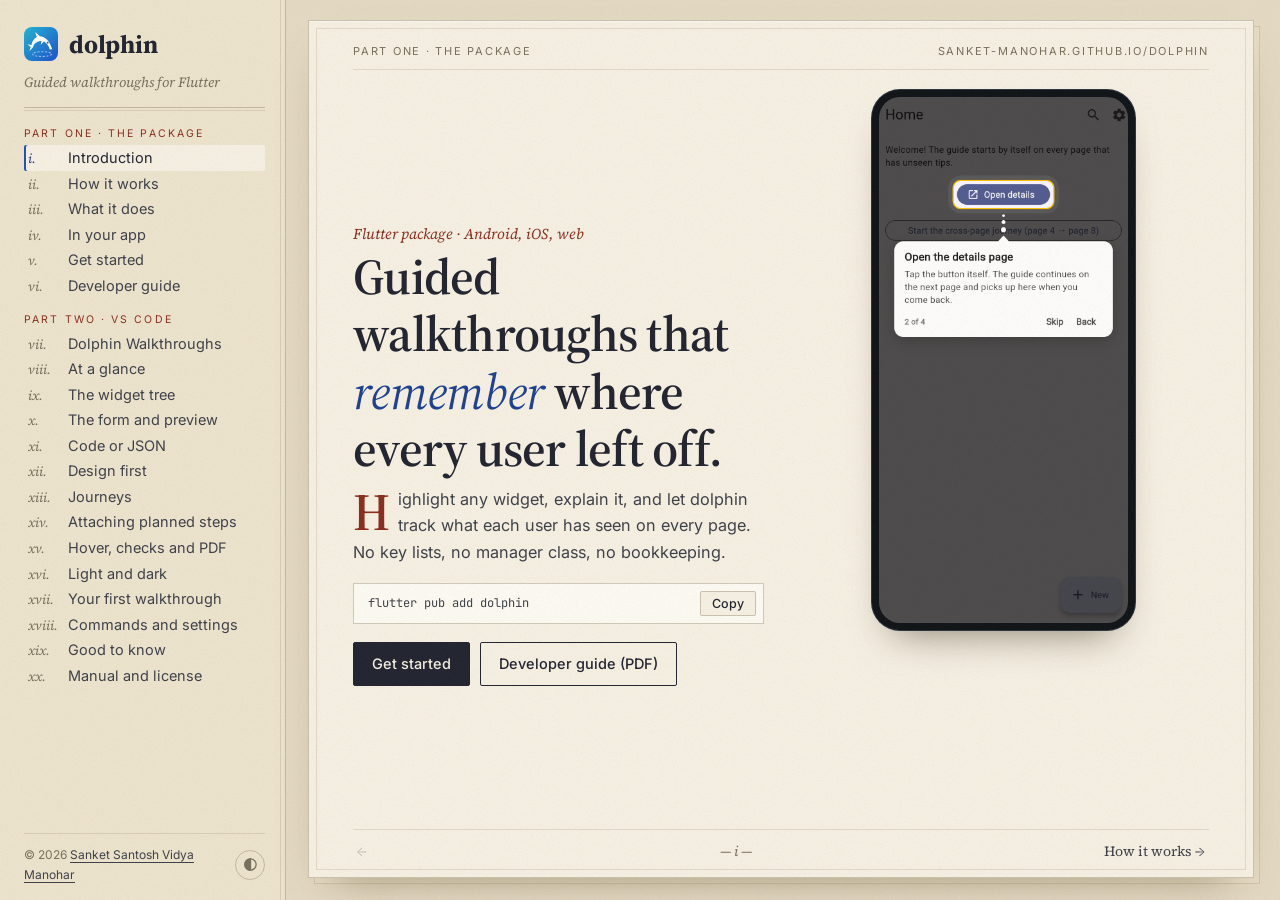
<file: docs/index.html>
<!doctype html>
<html lang="en">
<head>
<meta charset="utf-8">
<meta name="viewport" content="width=device-width, initial-scale=1">
<title>dolphin · Guided walkthroughs for Flutter</title>
<meta name="description" content="dolphin is a Flutter package for guided walkthroughs and showcase tooltips that remember what each user has seen, resume across pages and sync progress. Dolphin Walkthroughs brings it to VS Code.">
<meta name="author" content="Sanket Santosh Vidya Manohar">
<link rel="canonical" href="https://sanket-manohar.github.io/dolphin/">
<meta property="og:title" content="dolphin · Guided walkthroughs for Flutter">
<meta property="og:description" content="Walkthroughs that remember where every user left off. Free to use, for Android, iOS and web, with a VS Code extension.">
<meta property="og:image" content="https://sanket-manohar.github.io/dolphin/assets/vscode/banner.jpg">
<meta name="twitter:card" content="summary_large_image">
<link rel="icon" href="assets/logo.svg" type="image/svg+xml">
<link rel="preconnect" href="https://fonts.googleapis.com">
<link rel="preconnect" href="https://fonts.gstatic.com" crossorigin>
<link href="https://fonts.googleapis.com/css2?family=Source+Serif+4:ital,opsz,wght@0,8..60,400;0,8..60,600;0,8..60,700;1,8..60,400&family=Inter:wght@400;500;600&family=JetBrains+Mono:wght@400&display=swap" rel="stylesheet">
<link rel="stylesheet" href="assets/site.css">
<script>document.documentElement.classList.add('js');try{var t=localStorage.getItem('dolphin-theme');if(t==='light'||t==='dark')document.documentElement.setAttribute('data-theme',t);}catch(e){}</script>
</head>
<body>
<div class="book">

<div class="menu">
  <a class="mark" href="#intro"><img src="assets/logo.svg" alt="" width="28" height="28"><b>dolphin</b></a>
  <button type="button" id="open-toc" aria-controls="side" aria-expanded="false">Contents</button>
</div>

<aside class="side" id="side">
  <a class="mark" href="#intro"><img src="assets/logo.svg" alt="" width="34" height="34"><b>dolphin</b></a>
  <p class="motto">Guided walkthroughs for Flutter</p>
  <hr><hr>
  <nav class="toc" aria-label="Contents">
    <p class="part">Part one · The package</p>
    <a href="#intro"><i>i.</i>Introduction</a>
    <a href="#how"><i>ii.</i>How it works</a>
    <a href="#features"><i>iii.</i>What it does</a>
    <a href="#gallery"><i>iv.</i>In your app</a>
    <a href="#start"><i>v.</i>Get started</a>
    <a href="#guide"><i>vi.</i>Developer guide</a>
    <p class="part">Part two · VS Code</p>
    <a href="#extension"><i>vii.</i>Dolphin Walkthroughs</a>
    <a href="#glance"><i>viii.</i>At a glance</a>
    <a href="#tree"><i>ix.</i>The widget tree</a>
    <a href="#form"><i>x.</i>The form and preview</a>
    <a href="#json"><i>xi.</i>Code or JSON</a>
    <a href="#design"><i>xii.</i>Design first</a>
    <a href="#journeys"><i>xiii.</i>Journeys</a>
    <a href="#attach"><i>xiv.</i>Attaching planned steps</a>
    <a href="#helpers"><i>xv.</i>Hover, checks and PDF</a>
    <a href="#themes"><i>xvi.</i>Light and dark</a>
    <a href="#first"><i>xvii.</i>Your first walkthrough</a>
    <a href="#reference"><i>xviii.</i>Commands and settings</a>
    <a href="#faq"><i>xix.</i>Good to know</a>
    <a href="#manual"><i>xx.</i>Manual and license</a>
  </nav>
  <div class="colophon">
    <span>© 2026 <a href="https://sanketmanohar.com">Sanket Santosh Vidya Manohar</a></span>
    <button class="theme-toggle" type="button" aria-label="Switch between light and dark"><svg viewBox="0 0 16 16" fill="none" stroke="currentColor" stroke-width="1.4"><circle cx="8" cy="8" r="6"/><path d="M8 2a6 6 0 0 0 0 12z" fill="currentColor"/></svg></button>
  </div>
</aside>

<main class="desk">
<article class="sheet">
  <div class="running"><span id="run-part">dolphin</span><span>sanket-manohar.github.io/dolphin</span></div>
  <div class="pages">

  <!-- Part one -->
  <section class="ch" id="intro" data-part="Part one · The package">
    <div class="body split even">
      <div class="text">
        <span class="num">Flutter package · Android, iOS, web</span>
        <h1>Guided walkthroughs that <em>remember</em> where every user left off.</h1>
        <p class="lead dropcap">Highlight any widget, explain it, and let dolphin track what each user has seen on every page. No key lists, no manager class, no bookkeeping.</p>
        <div class="install"><code id="cmd-pub">flutter pub add dolphin</code><button type="button" data-copy="cmd-pub">Copy</button></div>
        <div class="actions">
          <a class="btn primary" href="#start">Get started</a>
          <a class="btn" href="dolphin-guide.pdf">Developer guide (PDF)</a>
        </div>
      </div>
      <div class="phones"><figure class="phone"><img src="assets/light.png" alt="A dolphin walkthrough step highlighting a button" width="400" height="820"></figure></div>
    </div>
  </section>

  <section class="ch" id="how" data-part="Part one · The package">
    <header><span class="num">Chapter ii</span><h2>Three widgets, each with a single job.</h2><p class="lead">Add a walkthrough to an existing app without restructuring it.</p></header>
    <div class="body">
      <div>
        <div class="trio">
          <div><code>Dolphin</code><h3>Once, for the app</h3><p>Wraps your app above MaterialApp. Stores progress and draws the overlay on every page.</p></div>
          <div><code>DolphinScope</code><h3>One per page</h3><p>The unit of progress. Starts by itself, pauses when covered and resumes at the same step.</p></div>
          <div><code>DolphinTarget</code><h3>One per widget</h3><p>Wraps what you want to explain. Only needs an id; the text can live in one central JSON.</p></div>
        </div>
<pre class="tree">Dolphin(controller)                    once, above MaterialApp
 └─ MaterialApp
     └─ DolphinScope(id: 'home')        one per page or section
         └─ Scaffold
             ├─ DolphinTarget(id: 'search')    one per widget to highlight
             └─ DolphinTarget(id: 'profile')</pre>
      </div>
    </div>
  </section>

  <section class="ch" id="features" data-part="Part one · The package">
    <header><span class="num">Chapter iii</span><h2>Everything an onboarding flow needs, built in.</h2><p class="lead">Production features from the first release, with nothing to wire up by hand.</p></header>
    <div class="body grid6">
      <div><i>i.</i><h3>Starts on its own</h3><p>Each page with unseen tips begins its walkthrough automatically.</p></div>
      <div><i>ii.</i><h3>Remembers progress</h3><p>Seen and skipped steps are saved on the device, per page.</p></div>
      <div><i>iii.</i><h3>Journeys across pages</h3><p>Guide users through several pages in a fixed order, and resume later.</p></div>
      <div><i>iv.</i><h3>Central JSON</h3><p>Change tip text and styling from your server without an app update.</p></div>
      <div><i>v.</i><h3>Sync with your backend</h3><p>Export and import progress as plain JSON, so new devices skip what users have seen.</p></div>
      <div><i>vi.</i><h3>Looks right everywhere</h3><p>Six tooltip styles, many highlight shapes, light and dark mode.</p></div>
    </div>
  </section>

  <section class="ch" id="gallery" data-part="Part one · The package">
    <header><span class="num">Chapter iv</span><h2>Screens from the example app.</h2><p class="lead">The example app included with the package, in light and dark.</p></header>
    <div class="body">
      <div class="phones four">
        <figure class="phone"><img src="assets/light.png" alt="Card tooltip in light mode" width="400" height="820"><figcaption>Card style</figcaption></figure>
        <figure class="phone"><img src="assets/dark.png" alt="Card tooltip in dark mode" width="400" height="820"><figcaption>Dark mode</figcaption></figure>
        <figure class="phone"><img src="assets/bubble.png" alt="Bubble tooltip with dots pointer" width="400" height="820"><figcaption>Bubble style</figcaption></figure>
        <figure class="phone"><img src="assets/progress.png" alt="Settings page with progress" width="400" height="820"><figcaption>Progress and reset</figcaption></figure>
      </div>
    </div>
  </section>

  <section class="ch" id="start" data-part="Part one · The package">
    <header><span class="num">Chapter v</span><h2>Wrap your app once, then mark what to explain.</h2><p class="lead">Add the package, put one <code>Dolphin</code> above your app, then mark a page and the widgets on it.</p></header>
    <div class="body">
<pre><code>import 'package:dolphin/dolphin.dart';

final guide = DolphinController();

void main() => runApp(
      Dolphin(controller: guide, child: const MaterialApp(home: HomePage())),
    );

// On any page:
DolphinScope(
  id: 'home',
  child: Scaffold(
    appBar: AppBar(actions: [
      DolphinTarget(
        id: 'search',
        title: 'Search',
        description: 'Find anything from here.',
        child: IconButton(icon: const Icon(Icons.search), onPressed: () {}),
      ),
    ]),
  ),
);</code></pre>
    </div>
  </section>

  <section class="ch" id="guide" data-part="Part one · The package">
    <header><span class="num">Chapter vi</span><h2>The developer guide, and a new companion.</h2></header>
    <div class="body split even">
      <div class="endplate">
        <div class="orn">❦</div>
        <h3>Setup and Developer Guide</h3>
        <p>Installation, quick start, customising, journeys, sync and troubleshooting, in 11 pages.</p>
        <div class="actions"><a class="btn primary" href="dolphin-guide.pdf">Download PDF</a></div>
      </div>
      <div class="text">
        <span class="num">New · VS Code extension</span>
        <h3 style="font-size:24px">Build walkthroughs without writing them.</h3>
        <p>See the widget tree of any page, double-click a widget and fill in a form. Dolphin Walkthroughs writes the code, keeps the JSON in sync, and lets you design the whole tour in a graph before the screens exist.</p>
        <div class="actions"><a class="btn" href="#extension">Read part two</a><a class="btn" href="https://marketplace.visualstudio.com/items?itemName=sanket-manohar.dolphin-walkthroughs">Marketplace</a></div>
      </div>
    </div>
  </section>

  <!-- Part two -->
  <section class="ch" id="extension" data-part="Part two · VS Code extension">
    <div class="body split">
      <div class="text">
        <span class="num">VS Code extension · Windows, macOS, Linux</span>
        <h1>Double-click a widget. <em>It becomes a walkthrough step.</em></h1>
        <p class="lead dropcap">Dolphin Walkthroughs shows the widget tree of the page you are editing. Pick a widget, fill in a form with every dolphin option, watch the preview, and the extension writes the code.</p>
        <div class="install"><code id="cmd-ext">ext install sanket-manohar.dolphin-walkthroughs</code><button type="button" data-copy="cmd-ext">Copy</button></div>
        <div class="actions">
          <a class="btn primary" href="https://marketplace.visualstudio.com/items?itemName=sanket-manohar.dolphin-walkthroughs">Install from Marketplace</a>
          <a class="btn" href="dolphin-vscode-manual.pdf">User manual (PDF)</a>
        </div>
      </div>
      <figure class="fig"><div class="plate"><img src="assets/vscode/graph.jpg" alt="The walkthrough graph with three pages and a journey" width="1400" height="807"></div></figure>
    </div>
  </section>

  <section class="ch" id="glance" data-part="Part two · VS Code extension">
    <header><span class="num">Chapter viii</span><h2>Everything dolphin can do, one double-click away.</h2><p class="lead">No parameter names to look up, no JSON to keep in step by hand, and a map of every walkthrough in the project.</p></header>
    <div class="body grid6">
      <div><i>i.</i><h3>Widget tree</h3><p>The widgets of the open file, nested as in the code, without helper objects or callbacks. It follows your cursor.</p></div>
      <div><i>ii.</i><h3>Every option in a form</h3><p>Content, rules, pointer, barrier, highlight, tooltip, text, counter, buttons, animation, behaviour and dark mode.</p></div>
      <div><i>iii.</i><h3>Live preview</h3><p>A sketch of the step in light and dark, and a Code tab that shows exactly what will be written.</p></div>
      <div><i>iv.</i><h3>Code or JSON</h3><p>Keep content on the widget or in a JSON config the extension creates, registers and loads at startup.</p></div>
      <div><i>v.</i><h3>Graph and design first</h3><p>Plan pages, steps and journeys before the screens exist, then attach them to widgets later.</p></div>
      <div><i>vi.</i><h3>Map, PDF and checks</h3><p>Every scope and step in one list, a PDF to share with your team, and problems shown while you type.</p></div>
    </div>
  </section>

  <section class="ch" id="tree" data-part="Part two · VS Code extension">
    <header><span class="num">Chapter ix</span><h2>See the page as a tree.</h2></header>
    <div class="body split wide">
      <div class="text">
        <p>Click the dolphin icon in the activity bar. The Widget Tree lists the widgets of the file you have open, page by page, with hints from their text, tooltip or icon.</p>
        <ul class="tidy">
          <li><b>Click</b> a row to jump to the code.</li>
          <li><b>Double-click</b> to wrap it, or to configure it when it is already a dolphin widget.</li>
          <li>Or press <kbd>Ctrl</kbd> <kbd>Alt</kbd> <kbd>T</kbd> on any widget in the editor.</li>
        </ul>
        <p class="caption">The screens in part two are from a small shop app with three pages: home, cart and profile.</p>
      </div>
      <figure class="fig"><div class="plate"><img src="assets/vscode/widget-tree.jpg" alt="The widget tree beside the code" width="1400" height="807"></div></figure>
    </div>
  </section>

  <section class="ch" id="form" data-part="Part two · VS Code extension">
    <header><span class="num">Chapter x</span><h2>Fill in a form, not a constructor.</h2></header>
    <div class="body split wide">
      <div class="text">
        <p>Choose <b>DolphinTarget</b> for a step, <b>DolphinScope</b> for a page, or <b>Dolphin</b> on <code>MaterialApp</code> for the app root. The id is suggested for you.</p>
        <ul class="tidy">
          <li>Every field shows its default. Empty means “use the default”.</li>
          <li>The preview updates as you type, in light and dark.</li>
          <li>Editing an existing widget keeps anything the form does not know, exactly as you wrote it.</li>
        </ul>
      </div>
      <figure class="fig two">
        <div class="plate"><img src="assets/vscode/form.jpg" alt="The configure form for a new step" width="1090" height="1660"></div>
        <div class="plate"><img src="assets/vscode/preview.jpg" alt="The live preview of a step" width="1090" height="1660"></div>
      </figure>
    </div>
  </section>

  <section class="ch" id="json" data-part="Part two · VS Code extension">
    <header><span class="num">Chapter xi</span><h2>In code or in JSON.</h2></header>
    <div class="body split wide">
      <div class="text">
        <p>Choose per step where its content lives. In JSON mode the widget keeps only its id, and the title, description and look go into your walkthrough config.</p>
        <ul class="tidy">
          <li>The config is created at <code>assets/walkthrough.json</code> and registered in <code>pubspec.yaml</code>.</li>
          <li>One click makes <code>main()</code> load it at startup.</li>
          <li>Existing configs are read and updated in place, with your comments kept.</li>
        </ul>
      </div>
      <figure class="fig two">
        <div class="plate"><img src="assets/vscode/json-mode.jpg" alt="The form with In JSON config selected" width="1090" height="1660"></div>
        <div class="plate"><img src="assets/vscode/json-code.jpg" alt="The code tab showing Dart and JSON" width="1090" height="1660"></div>
      </figure>
    </div>
  </section>

  <section class="ch" id="design" data-part="Part two · VS Code extension">
    <header><span class="num">Chapter xii</span><h2>Design first, attach later.</h2></header>
    <div class="body split wide">
      <div class="text">
        <p>The walkthrough graph shows each page as a lane and its steps as cards. Add pages, steps and journeys before the screens are built. They are saved to the JSON config as <i>planned</i>.</p>
        <ul class="tidy">
          <li><b>Drag</b> cards to change the order.</li>
          <li><b>Double-click</b> a card to open its widget.</li>
          <li>When the page exists, double-click a widget and choose <b>Planned step</b>.</li>
        </ul>
      </div>
      <figure class="fig"><div class="plate"><img src="assets/vscode/design.jpg" alt="Designing a new step in the graph" width="1400" height="807"></div></figure>
    </div>
  </section>

  <section class="ch" id="journeys" data-part="Part two · VS Code extension">
    <header><span class="num">Chapter xiii</span><h2>Journeys across pages.</h2></header>
    <div class="body split wide">
      <div class="text">
        <p>Link pages in order, choose the steps of each page and the route that opens it. Click a journey in the graph to see its path; the steps it skips are faded.</p>
        <p>Start it in your app with <code>Dolphin.of(context).startJourney('onboarding')</code>.</p>
      </div>
      <figure class="fig"><div class="plate"><img src="assets/vscode/journey.jpg" alt="The journey editor in the graph" width="1400" height="807"></div></figure>
    </div>
  </section>

  <section class="ch" id="attach" data-part="Part two · VS Code extension">
    <header><span class="num">Chapter xiv</span><h2>Attach planned steps to widgets.</h2></header>
    <div class="body split wide">
      <div class="text">
        <p>Planned steps from every page are offered when you double-click a widget, steps of the current page first. The widget is wrapped with that id and the content stays in JSON.</p>
      </div>
      <figure class="fig"><div class="plate"><img src="assets/vscode/attach.jpg" alt="The list of planned steps to attach" width="1400" height="630"></div></figure>
    </div>
  </section>

  <section class="ch" id="helpers" data-part="Part two · VS Code extension">
    <header><span class="num">Chapter xv</span><h2>Hover, checks and a PDF for the team.</h2></header>
    <div class="body split wide">
      <div class="text">
        <p>Hover a step id to see its content and position. Duplicate ids, steps with no content, unknown styles and a missing app root are marked as you type.</p>
        <p>Export the whole map as a PDF to share with design or QA. Planned steps are listed too, so it doubles as a to-do list.</p>
      </div>
      <figure class="fig"><div class="plate"><img src="assets/vscode/hover.jpg" alt="Hover information on a step id" width="1400" height="579"></div></figure>
    </div>
  </section>

  <section class="ch" id="themes" data-part="Part two · VS Code extension">
    <header><span class="num">Chapter xvi</span><h2>At home in any theme.</h2></header>
    <div class="body split wide">
      <div class="text">
        <p>Every view and panel follows your VS Code colour theme, light, dark or high contrast, on Windows, macOS and Linux.</p>
        <p class="caption">The configure panel beside the code, in the light theme, and the graph in a dark one.</p>
      </div>
      <figure class="fig two col">
        <div class="plate"><img src="assets/vscode/after-wrap.jpg" alt="The widget tree, the code and the configure panel" width="1400" height="807"></div>
        <div class="plate"><img src="assets/vscode/dark-graph.jpg" alt="The walkthrough graph in a dark theme" width="1400" height="807"></div>
      </figure>
    </div>
  </section>

  <section class="ch" id="first" data-part="Part two · VS Code extension">
    <header><span class="num">Chapter xvii</span><h2>Your first walkthrough in seven steps.</h2><p class="lead">Each step is described with screenshots in the user manual.</p></header>
    <div class="body steps">
      <div><b>Install the extension</b> from the Marketplace, or with <b>Install from VSIX…</b> in the Extensions view.</div>
      <div><b>Open your Flutter project.</b> Run <b>Dolphin: Add dolphin to pubspec.yaml</b> if the package is not added yet.</div>
      <div><b>Open the Dolphin view</b> from the activity bar. The Widget Tree shows the open file.</div>
      <div><b>Wrap the app.</b> Double-click <code>MaterialApp</code>, choose <b>Dolphin (app root)</b> and click <b>Wrap app</b>.</div>
      <div><b>Mark a page.</b> Double-click its <code>Scaffold</code> and choose <b>DolphinScope</b>.</div>
      <div><b>Add a step.</b> Double-click a widget, choose <b>DolphinTarget</b>, write a title and description, and click <b>Wrap widget</b>.</div>
      <div><b>Run the app.</b> The walkthrough starts when the page opens and remembers what each user has seen.</div>
    </div>
  </section>

  <section class="ch" id="reference" data-part="Part two · VS Code extension">
    <header><span class="num">Chapter xviii</span><h2>Commands and settings.</h2><p class="lead">Every command is in the Command Palette under <b>Dolphin:</b>, in the editor's right-click menu and in the light bulb menu on any widget.</p></header>
    <div class="body tables">
      <table>
        <tr><th>Command</th><th>What it does</th></tr>
        <tr><td>Wrap with DolphinTarget…</td><td>Make the widget a step. <kbd>Ctrl</kbd> <kbd>Alt</kbd> <kbd>T</kbd></td></tr>
        <tr><td>Wrap with DolphinScope…</td><td>Make it a page or section.</td></tr>
        <tr><td>Wrap with Dolphin (app root)…</td><td>Wrap the app and set up the controller.</td></tr>
        <tr><td>Configure…</td><td>Open the form for the widget under the cursor.</td></tr>
        <tr><td>Remove wrapper (keep child)</td><td>Take a dolphin widget away.</td></tr>
        <tr><td>Open JSON config</td><td>Open or create the config.</td></tr>
        <tr><td>Load JSON config at app startup</td><td>Change <code>main()</code> to load it.</td></tr>
        <tr><td>Add journey…</td><td>Add a cross-page journey.</td></tr>
        <tr><td>Open walkthrough graph</td><td>Lanes, steps, journeys and design.</td></tr>
        <tr><td>Export walkthrough map as PDF…</td><td>Save the map as a PDF.</td></tr>
        <tr><td>About Dolphin</td><td>Links, downloads, likes and points.</td></tr>
      </table>
      <div>
        <table>
          <tr><th>Setting</th><th>Default</th></tr>
          <tr><td><code>dolphin.configFile</code></td><td>empty: found automatically</td></tr>
          <tr><td><code>dolphin.defaultStorage</code></td><td><code>inline</code> or <code>json</code></td></tr>
          <tr><td><code>dolphin.formatAfterEdit</code></td><td>on</td></tr>
          <tr><td><code>dolphin.followCursor</code></td><td>on</td></tr>
          <tr><td><code>dolphin.codeLens</code></td><td>on</td></tr>
          <tr><td><code>dolphin.diagnostics</code></td><td>on</td></tr>
        </table>
        <p class="small">Snippets: <code>dscope</code>, <code>dtarget</code>, <code>dtargetid</code>, <code>dstep</code>, <code>dtheme</code>, <code>droot</code>, <code>dreplay</code>, <code>dreset</code>, <code>djourney</code>, <code>denabled</code>, <code>dbuilder</code>, <code>dcondition</code>.</p>
      </div>
    </div>
  </section>

  <section class="ch" id="faq" data-part="Part two · VS Code extension">
    <header><span class="num">Chapter xix</span><h2>Good to know.</h2><p class="lead">Short answers. The manual has the details.</p></header>
    <div class="body qa">
      <div><h3>Does it work if dolphin is already in my project?</h3><p>Yes. It reads your existing dolphin widgets and JSON config as they are. Steps already in the JSON open in JSON mode with their values, and edits change only their own entry.</p></div>
      <div><h3>Does it run on Windows and macOS?</h3><p>Yes, and on Linux. It has no native parts, reads and writes Windows line endings correctly, and its panels re-send their data whenever they open, so they never stay blank.</p></div>
      <div><h3>Does it collect any data?</h3><p>No. It works offline and changes only the files you ask it to. Only the About page reads public download and like counts from pub.dev and the Marketplace, when you open it.</p></div>
      <div><h3>Can I undo a change?</h3><p>Every wrap, edit and removal is a normal editor change, so <kbd>Ctrl</kbd> <kbd>Z</kbd> takes it back, and your version control shows exactly what changed.</p></div>
      <div><h3>What do I need?</h3><p>VS Code 1.85 or newer and a Flutter project using dolphin 1.0 or newer. The Dart extension is recommended for formatting after edits.</p></div>
      <div><h3>Where do I report a problem?</h3><p>Open an issue on the <a href="https://github.com/sanket-manohar/dolphin/issues">dolphin repository</a>, or use <b>Report an issue</b> on the About page.</p></div>
    </div>
  </section>

  <section class="ch" id="manual" data-part="Part two · VS Code extension">
    <header><span class="num">Chapter xx</span><h2>The user manual.</h2></header>
    <div class="body">
      <div class="endplate">
        <div class="orn">❦</div>
        <h3>Dolphin Walkthroughs · User Manual</h3>
        <p>Installation, every feature and option, the graph and design-first workflow, journeys, settings and troubleshooting, with screenshots on every page.</p>
        <div class="actions">
          <a class="btn primary" href="dolphin-vscode-manual.pdf">Download PDF</a>
          <a class="btn" href="https://marketplace.visualstudio.com/items?itemName=sanket-manohar.dolphin-walkthroughs">Marketplace</a>
        </div>
        <p class="fine">Designed and developed by <a href="https://sanketmanohar.com">Sanket Santosh Vidya Manohar</a>.<br>Free to use under the <a href="vscode/LICENSE.txt">BSD 3-Clause License</a>. Provided as is, without warranty. <a href="vscode/DISCLAIMER.txt">Disclaimer</a>.<br>The dolphin package: <a href="https://pub.dev/packages/dolphin">pub.dev</a> · <a href="https://github.com/sanket-manohar/dolphin">GitHub</a> · <a href="https://github.com/sanket-manohar/dolphin/blob/main/LICENSE">license</a></p>
      </div>
    </div>
  </section>

  </div>
  <div class="folio">
    <button type="button" id="prev" aria-label="Previous chapter">← <span id="prev-t"></span></button>
    <span class="n" id="folio">i</span>
    <button type="button" id="next" aria-label="Next chapter"><span id="next-t"></span> →</button>
  </div>
</article>
</main>

</div>
<script src="assets/site.js"></script>
</body>
</html>
</file>
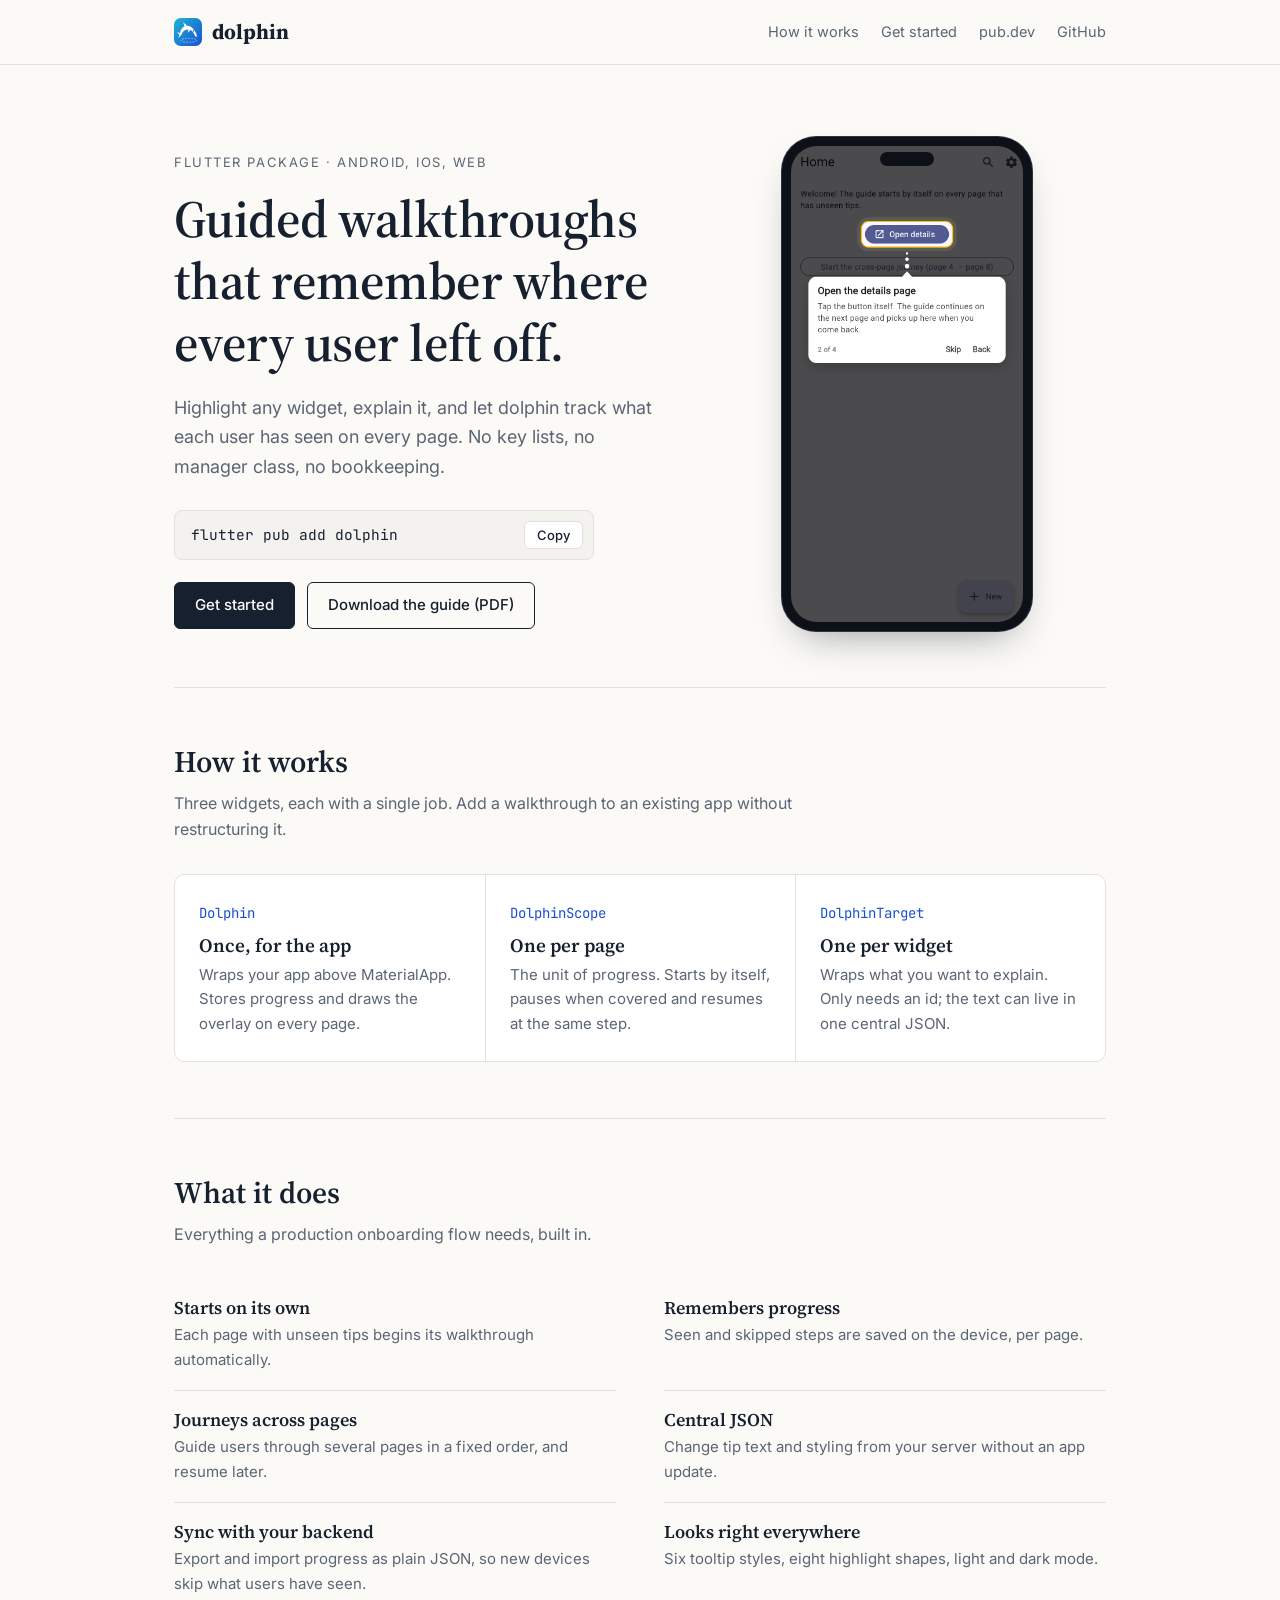
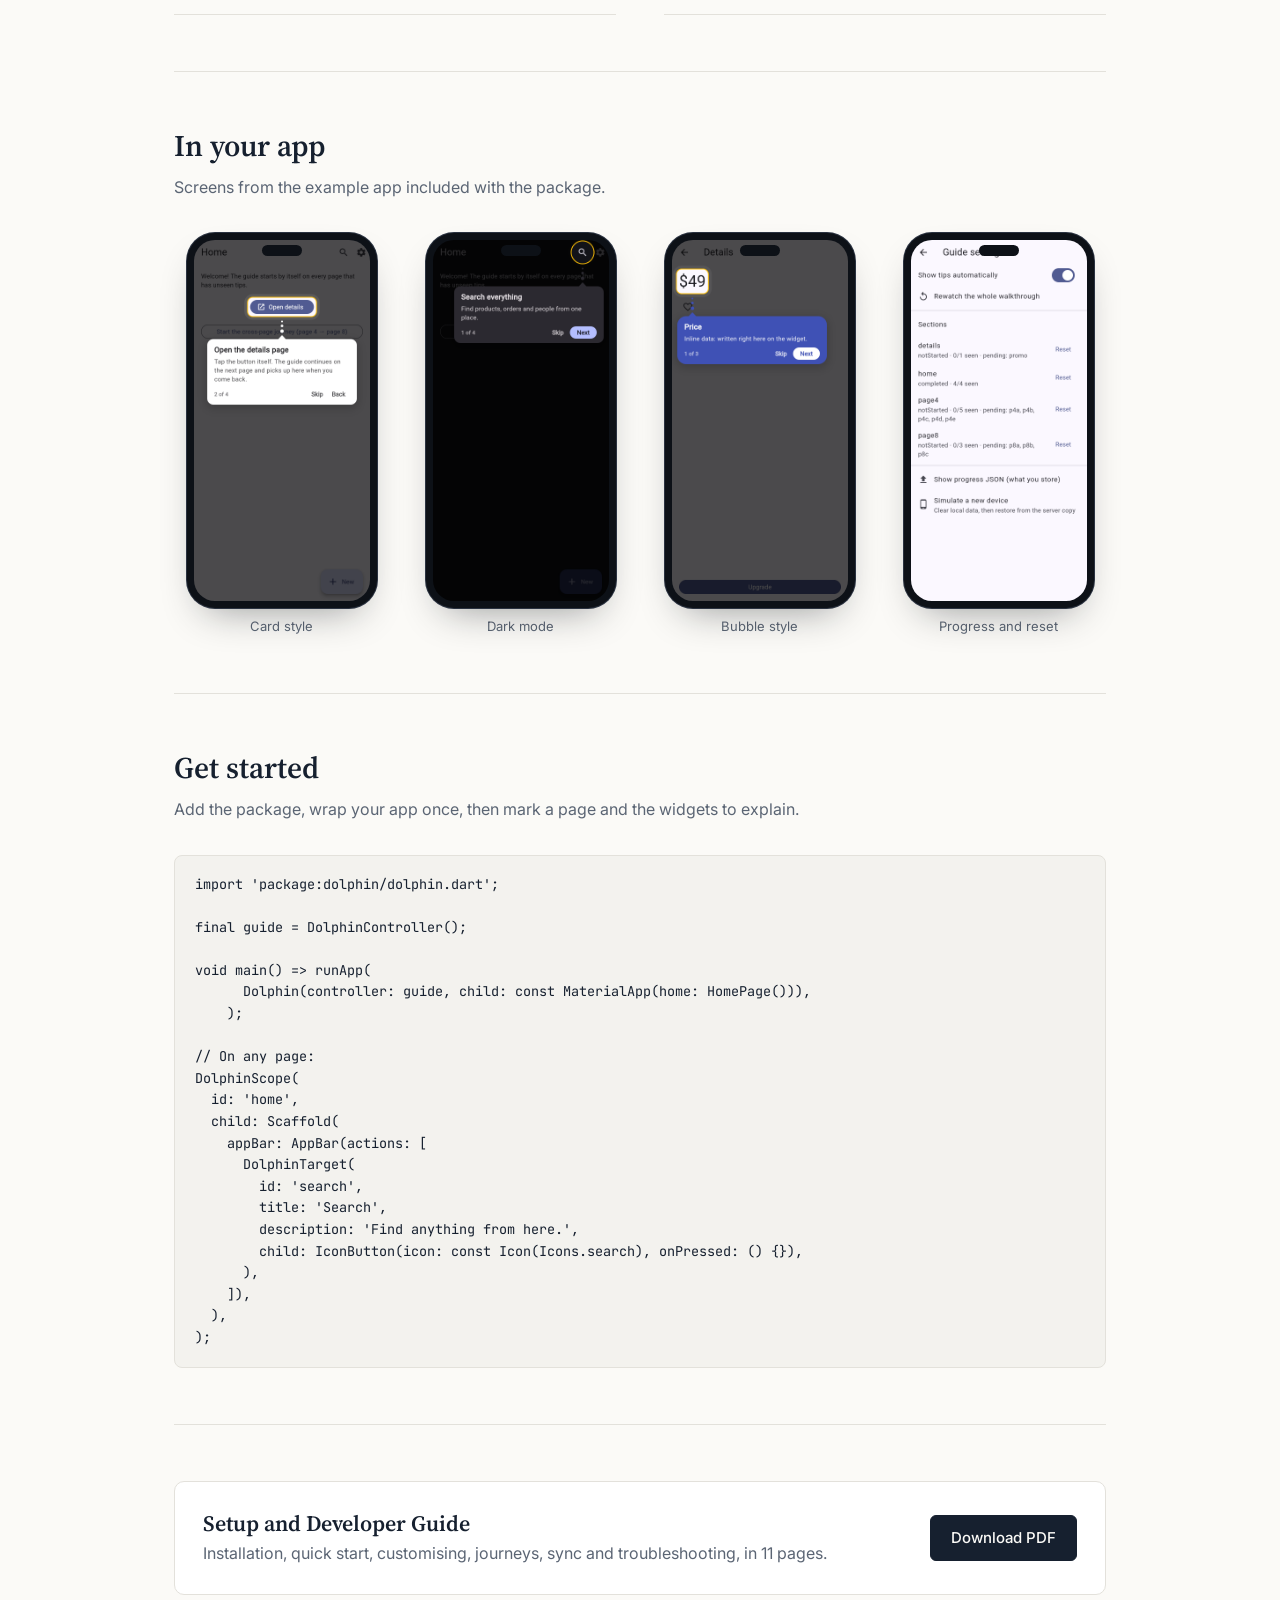
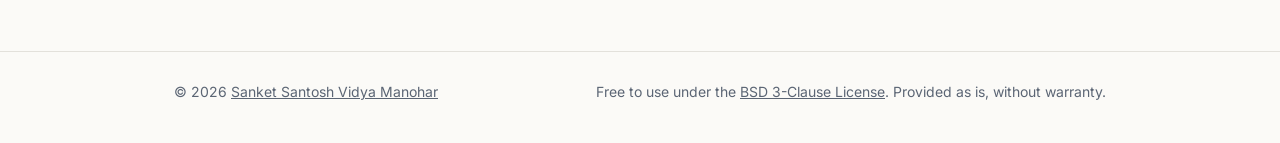
<file: website/index.html>
<!doctype html>
<html lang="en">
<head>
<meta charset="utf-8">
<meta name="viewport" content="width=device-width, initial-scale=1">
<title>dolphin · Guided walkthroughs for Flutter</title>
<meta name="description" content="dolphin is a Flutter package for guided walkthroughs and showcase tooltips that remember what each user has seen, resume across pages and sync progress.">
<meta name="author" content="Sanket Santosh Vidya Manohar">
<link rel="canonical" href="https://sanket-manohar.github.io/dolphin/">
<meta property="og:title" content="dolphin · Guided walkthroughs for Flutter">
<meta property="og:description" content="Walkthroughs that remember where every user left off. Free to use, for Android, iOS and web.">
<meta property="og:image" content="https://raw.githubusercontent.com/sanket-manohar/dolphin/main/doc/banner.png">
<meta name="twitter:card" content="summary_large_image">
<link rel="icon" href="assets/logo.svg" type="image/svg+xml">
<link rel="preconnect" href="https://fonts.googleapis.com">
<link rel="preconnect" href="https://fonts.gstatic.com" crossorigin>
<link href="https://fonts.googleapis.com/css2?family=Source+Serif+4:opsz,wght@8..60,400;8..60,600;8..60,700&family=Inter:wght@400;500;600&family=JetBrains+Mono:wght@400&display=swap" rel="stylesheet">
<style>
:root { color-scheme: light; --bg: #fbfaf7; --surface: #ffffff; --ink: #16202f; --muted: #5b6574; --rule: #e3e1db; --accent: #1A4FD0; --code: #f3f2ee; }
* { box-sizing: border-box; }
html { scroll-behavior: smooth; }
body { margin: 0; background: var(--bg); color: var(--ink); font: 16px/1.65 Inter, system-ui, sans-serif; }
a { color: inherit; }
.wrap { max-width: 980px; margin: 0 auto; padding: 0 24px; }
h1, h2, h3 { font-family: 'Source Serif 4', Georgia, serif; font-weight: 600; line-height: 1.2; margin: 0; }
code, pre { font-family: 'JetBrains Mono', ui-monospace, monospace; font-variant-ligatures: none; }

header { border-bottom: 1px solid var(--rule); }
header .wrap { display: flex; align-items: center; justify-content: space-between; height: 64px; }
.brand { display: flex; align-items: center; gap: 10px; text-decoration: none; font-family: 'Source Serif 4', serif; font-weight: 700; font-size: 21px; }
.brand img { width: 28px; height: 28px; }
nav { display: flex; gap: 22px; font-size: 14.5px; }
nav a { text-decoration: none; color: var(--muted); }
nav a:hover { color: var(--ink); }

.hero { padding: 72px 0 56px; display: grid; grid-template-columns: 1.1fr .9fr; gap: 48px; align-items: center; }
.eyebrow { font-size: 13px; letter-spacing: .12em; text-transform: uppercase; color: var(--muted); margin-bottom: 14px; }
.hero h1 { font-size: clamp(36px, 5vw, 52px); letter-spacing: -.01em; }
.hero p.lead { color: var(--muted); font-size: 18px; margin: 18px 0 28px; max-width: 34em; }
.install { display: flex; align-items: center; justify-content: space-between; gap: 12px; background: var(--code); border: 1px solid var(--rule); border-radius: 8px; padding: 10px 10px 10px 16px; max-width: 420px; font-size: 14.5px; }
.install button { border: 1px solid var(--rule); background: var(--surface); color: var(--ink); border-radius: 6px; padding: 5px 12px; font: 500 13px Inter, sans-serif; cursor: pointer; }
.actions { display: flex; flex-wrap: wrap; gap: 12px; margin-top: 22px; }
.btn { display: inline-block; text-decoration: none; padding: 10px 20px; border-radius: 6px; font-weight: 500; font-size: 15px; border: 1px solid var(--ink); }
.btn.primary { background: var(--ink); color: var(--bg); }
.btn:hover { opacity: .85; }
.phone { position: relative; width: 100%; max-width: 250px; margin: 0 auto; padding: 9px; background: #0d1117; border-radius: 34px; box-shadow: 0 0 0 1px #2a3240, 0 18px 40px -18px rgba(13,17,23,.45); }
.phone::before { content: ""; position: absolute; top: 15px; left: 50%; width: 54px; height: 14px; margin-left: -27px; background: #0d1117; border-radius: 10px; z-index: 1; }
.phone img { display: block; width: 100%; height: auto; aspect-ratio: 400 / 820; object-fit: cover; border-radius: 26px; }
.shot { justify-self: center; width: 100%; }

section { padding: 56px 0; border-top: 1px solid var(--rule); }
section h2 { font-size: 30px; margin-bottom: 10px; }
section .sub { color: var(--muted); max-width: 40em; margin: 0 0 32px; }

.three { display: grid; grid-template-columns: repeat(3, 1fr); gap: 0; border: 1px solid var(--rule); border-radius: 10px; background: var(--surface); }
.three div { padding: 24px; }
.three div + div { border-left: 1px solid var(--rule); }
.three code { font-size: 14px; color: var(--accent); }
.three h3 { font-size: 19px; margin: 8px 0 6px; }
.three p { margin: 0; color: var(--muted); font-size: 15px; }

.feats { display: grid; grid-template-columns: repeat(2, 1fr); gap: 0 48px; }
.feats div { padding: 18px 0; border-bottom: 1px solid var(--rule); }
.feats h3 { font-size: 18px; margin-bottom: 4px; }
.feats p { margin: 0; color: var(--muted); font-size: 15px; }

pre { background: var(--code); border: 1px solid var(--rule); border-radius: 8px; padding: 18px 20px; font-size: 13.5px; line-height: 1.6; overflow-x: auto; margin: 0; }
.gallery { display: grid; grid-template-columns: repeat(4, 1fr); gap: 24px; }
.gallery figure { margin: 0; }
.gallery .phone { max-width: 190px; padding: 7px; border-radius: 28px; }
.gallery .phone::before { top: 12px; width: 40px; height: 11px; margin-left: -20px; }
.gallery .phone img { border-radius: 21px; }
.gallery figcaption { font-size: 13px; color: var(--muted); margin-top: 8px; text-align: center; }

.guide { display: flex; align-items: center; justify-content: space-between; gap: 24px; flex-wrap: wrap; border: 1px solid var(--rule); border-radius: 10px; padding: 28px; background: var(--surface); }
.guide h3 { font-size: 22px; margin-bottom: 4px; }
.guide p { margin: 0; color: var(--muted); }

footer { border-top: 1px solid var(--rule); padding: 28px 0 40px; font-size: 14px; color: var(--muted); }
footer .wrap { display: flex; flex-wrap: wrap; justify-content: space-between; gap: 8px 24px; }

@media (max-width: 760px) {
  nav a.hide-s { display: none; }
  .hero { grid-template-columns: 1fr; padding: 44px 0 40px; gap: 36px; }
  .three { grid-template-columns: 1fr; }
  .three div + div { border-left: 0; border-top: 1px solid var(--rule); }
  .feats { grid-template-columns: 1fr; }
  .gallery { grid-template-columns: repeat(2, 1fr); gap: 20px 14px; }
  .phone { max-width: 220px; }
}
</style>
</head>
<body>

<header>
  <div class="wrap">
    <a class="brand" href="#"><img src="assets/logo.svg" alt="" width="28" height="28">dolphin</a>
    <nav>
      <a class="hide-s" href="#how">How it works</a>
      <a class="hide-s" href="#start">Get started</a>
      <a href="https://pub.dev/packages/dolphin">pub.dev</a>
      <a href="https://github.com/sanket-manohar/dolphin">GitHub</a>
    </nav>
  </div>
</header>

<main class="wrap">
  <div class="hero">
    <div>
      <p class="eyebrow">Flutter package · Android, iOS, web</p>
      <h1>Guided walkthroughs that remember where every user left off.</h1>
      <p class="lead">Highlight any widget, explain it, and let dolphin track what each user has seen on every page. No key lists, no manager class, no bookkeeping.</p>
      <div class="install"><code id="cmd">flutter pub add dolphin</code><button type="button" id="copy">Copy</button></div>
      <div class="actions">
        <a class="btn primary" href="#start">Get started</a>
        <a class="btn" href="dolphin-guide.pdf">Download the guide (PDF)</a>
      </div>
    </div>
    <div class="shot"><div class="phone"><img src="assets/light.png" alt="A dolphin walkthrough step highlighting a button" width="400" height="820"></div></div>
  </div>

  <section id="how">
    <h2>How it works</h2>
    <p class="sub">Three widgets, each with a single job. Add a walkthrough to an existing app without restructuring it.</p>
    <div class="three">
      <div><code>Dolphin</code><h3>Once, for the app</h3><p>Wraps your app above MaterialApp. Stores progress and draws the overlay on every page.</p></div>
      <div><code>DolphinScope</code><h3>One per page</h3><p>The unit of progress. Starts by itself, pauses when covered and resumes at the same step.</p></div>
      <div><code>DolphinTarget</code><h3>One per widget</h3><p>Wraps what you want to explain. Only needs an id; the text can live in one central JSON.</p></div>
    </div>
  </section>

  <section>
    <h2>What it does</h2>
    <p class="sub">Everything a production onboarding flow needs, built in.</p>
    <div class="feats">
      <div><h3>Starts on its own</h3><p>Each page with unseen tips begins its walkthrough automatically.</p></div>
      <div><h3>Remembers progress</h3><p>Seen and skipped steps are saved on the device, per page.</p></div>
      <div><h3>Journeys across pages</h3><p>Guide users through several pages in a fixed order, and resume later.</p></div>
      <div><h3>Central JSON</h3><p>Change tip text and styling from your server without an app update.</p></div>
      <div><h3>Sync with your backend</h3><p>Export and import progress as plain JSON, so new devices skip what users have seen.</p></div>
      <div><h3>Looks right everywhere</h3><p>Six tooltip styles, eight highlight shapes, light and dark mode.</p></div>
    </div>
  </section>

  <section>
    <h2>In your app</h2>
    <p class="sub">Screens from the example app included with the package.</p>
    <div class="gallery">
      <figure><div class="phone"><img src="assets/light.png" alt="Card tooltip in light mode" width="400" height="820"></div><figcaption>Card style</figcaption></figure>
      <figure><div class="phone"><img src="assets/dark.png" alt="Card tooltip in dark mode" width="400" height="820"></div><figcaption>Dark mode</figcaption></figure>
      <figure><div class="phone"><img src="assets/bubble.png" alt="Bubble tooltip with dots pointer" width="400" height="820"></div><figcaption>Bubble style</figcaption></figure>
      <figure><div class="phone"><img src="assets/progress.png" alt="Settings page with progress" width="400" height="820"></div><figcaption>Progress and reset</figcaption></figure>
    </div>
  </section>

  <section id="start">
    <h2>Get started</h2>
    <p class="sub">Add the package, wrap your app once, then mark a page and the widgets to explain.</p>
<pre><code>import 'package:dolphin/dolphin.dart';

final guide = DolphinController();

void main() => runApp(
      Dolphin(controller: guide, child: const MaterialApp(home: HomePage())),
    );

// On any page:
DolphinScope(
  id: 'home',
  child: Scaffold(
    appBar: AppBar(actions: [
      DolphinTarget(
        id: 'search',
        title: 'Search',
        description: 'Find anything from here.',
        child: IconButton(icon: const Icon(Icons.search), onPressed: () {}),
      ),
    ]),
  ),
);</code></pre>
  </section>

  <section>
    <div class="guide">
      <div><h3>Setup and Developer Guide</h3><p>Installation, quick start, customising, journeys, sync and troubleshooting, in 11 pages.</p></div>
      <a class="btn primary" href="dolphin-guide.pdf">Download PDF</a>
    </div>
  </section>
</main>

<footer>
  <div class="wrap">
    <span>© 2026 <a href="https://sanketmanohar.com">Sanket Santosh Vidya Manohar</a></span>
    <span>Free to use under the <a href="https://github.com/sanket-manohar/dolphin/blob/main/LICENSE">BSD 3-Clause License</a>. Provided as is, without warranty.</span>
  </div>
</footer>

<script>
document.getElementById('copy').addEventListener('click', function () {
  var b = this;
  navigator.clipboard.writeText(document.getElementById('cmd').textContent).then(function () {
    b.textContent = 'Copied';
    setTimeout(function () { b.textContent = 'Copy'; }, 1500);
  }).catch(function () {});
});
</script>
</body>
</html>
</file>
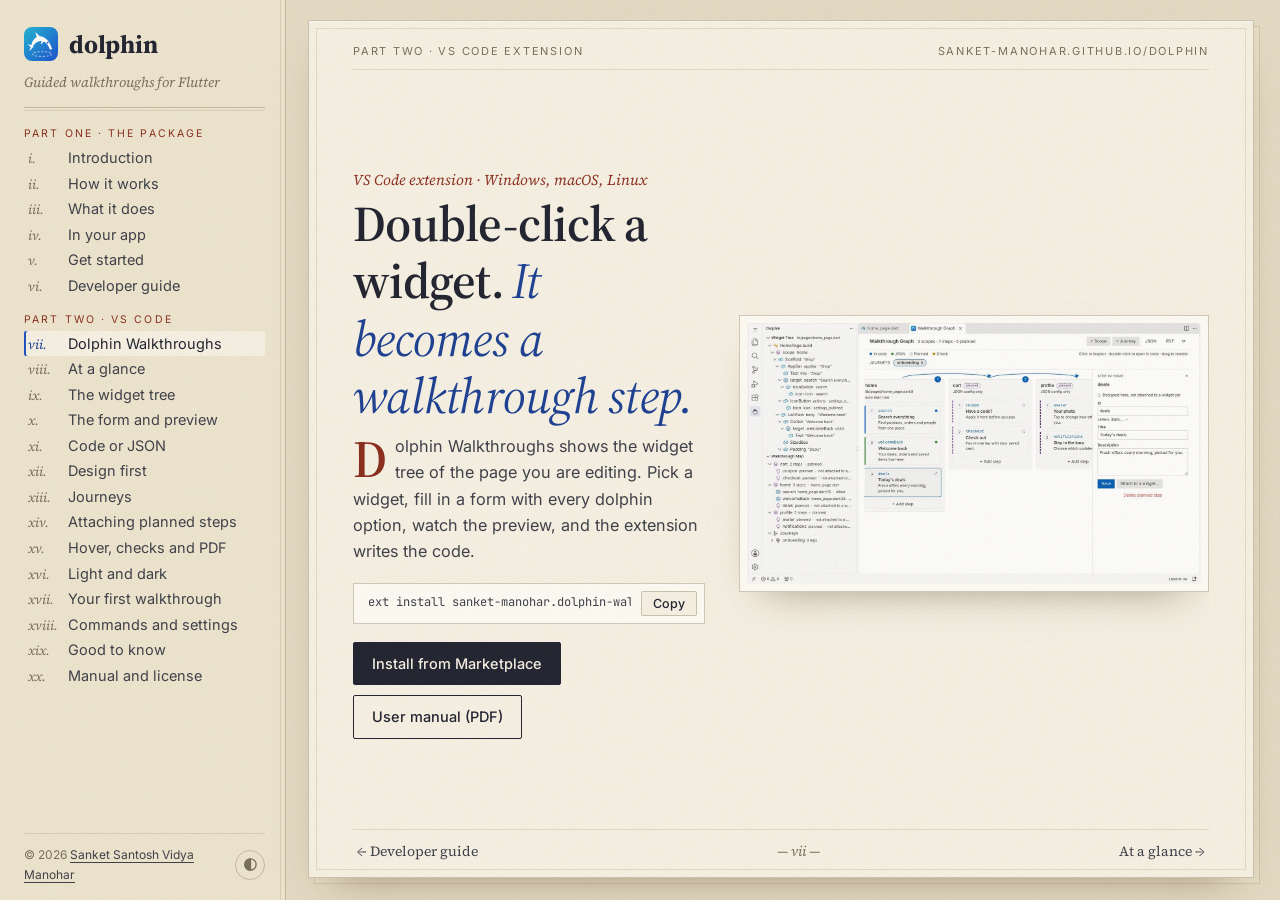
<file: docs/vscode.html>
<!doctype html>
<html lang="en">
<head>
<meta charset="utf-8">
<title>Dolphin Walkthroughs · VS Code extension for dolphin</title>
<meta name="description" content="A VS Code extension for the dolphin Flutter package. See the widget tree of any page, double-click a widget to make it a walkthrough step, and design every tour in a graph.">
<meta name="author" content="Sanket Santosh Vidya Manohar">
<link rel="canonical" href="https://sanket-manohar.github.io/dolphin/#extension">
<meta http-equiv="refresh" content="0; url=./#extension">
<link rel="icon" href="assets/logo.svg" type="image/svg+xml">
<script>location.replace('./' + (location.hash || '#extension'));</script>
</head>
<body style="background:#f8f3e7;font:16px Georgia,serif;padding:40px">
<p>The extension guide has moved to <a href="./#extension">part two of the dolphin guide</a>.</p>
</body>
</html>
</file>
<file: docs/assets/site.css>
/* dolphin documentation: a bound book on paper. One chapter per screen, chosen from the side panel. */
:root {
  color-scheme: light;
  --desk: #e6dcc6;
  --panel: #efe6d1;
  --sheet: #f8f3e7;
  --sheet-edge: #e9dfc8;
  --ink: #1f2230;
  --ink-2: #3c3f49;
  --muted: #776f5d;
  --rule: rgba(80, 60, 25, .26);
  --rule-soft: rgba(80, 60, 25, .13);
  --accent: #1d4fc4;
  --accent-ink: #1a3f94;
  --rubric: #8a2c1d;
  --code: #ede4cf;
  --plate: #fffdf7;
  --shadow: 0 1px 0 rgba(255, 255, 255, .6) inset, 0 20px 40px -26px rgba(70, 50, 15, .55);
  --grain: .09;
  --side: 286px;
}
@media (prefers-color-scheme: dark) {
  :root:not([data-theme="light"]) {
    color-scheme: dark;
    --desk: #15130f; --panel: #1d1a15; --sheet: #23201a; --sheet-edge: #2c2820;
    --ink: #ece4d2; --ink-2: #d0c8b6; --muted: #a0977f;
    --rule: rgba(236, 220, 186, .22); --rule-soft: rgba(236, 220, 186, .1);
    --accent: #93b3ff; --accent-ink: #b8cbff; --rubric: #e09a83;
    --code: #2e2a22; --plate: #2a261f;
    --shadow: 0 20px 40px -24px rgba(0, 0, 0, .85);
    --grain: .055;
  }
}
:root[data-theme="dark"] {
  color-scheme: dark;
  --desk: #15130f; --panel: #1d1a15; --sheet: #23201a; --sheet-edge: #2c2820;
  --ink: #ece4d2; --ink-2: #d0c8b6; --muted: #a0977f;
  --rule: rgba(236, 220, 186, .22); --rule-soft: rgba(236, 220, 186, .1);
  --accent: #93b3ff; --accent-ink: #b8cbff; --rubric: #e09a83;
  --code: #2e2a22; --plate: #2a261f;
  --shadow: 0 20px 40px -24px rgba(0, 0, 0, .85);
  --grain: .055;
}

* { box-sizing: border-box; }
html, body { height: 100%; }
body {
  margin: 0; color: var(--ink); background: var(--desk);
  font: 15.5px/1.62 Inter, system-ui, sans-serif; -webkit-font-smoothing: antialiased;
}
body::before {
  content: ""; position: fixed; inset: 0; z-index: 50; pointer-events: none; opacity: var(--grain);
  background-image: url("data:image/svg+xml;utf8,<svg xmlns='http://www.w3.org/2000/svg' width='260' height='260'><filter id='n'><feTurbulence type='fractalNoise' baseFrequency='.8' numOctaves='3' stitchTiles='stitch'/><feColorMatrix values='0 0 0 0 .3  0 0 0 0 .22  0 0 0 0 .1  0 0 0 1 0'/></filter><rect width='100%' height='100%' filter='url(%23n)'/></svg>");
}
a { color: var(--accent-ink); text-underline-offset: 3px; text-decoration-thickness: 1px; }
h1, h2, h3 { font-family: 'Source Serif 4', Georgia, serif; font-weight: 600; line-height: 1.15; margin: 0; color: var(--ink); }
code, pre, kbd { font-family: 'JetBrains Mono', ui-monospace, monospace; font-variant-ligatures: none; }
:not(pre) > code { font-size: .86em; background: var(--code); border: 1px solid var(--rule-soft); border-radius: 3px; padding: .02em .32em; overflow-wrap: anywhere; }
kbd { font-size: .8em; border: 1px solid var(--rule); border-bottom-width: 2px; border-radius: 3px; padding: 0 .35em; background: var(--plate); }

/* ---------- the book ---------- */
.book { display: grid; grid-template-columns: var(--side) 1fr; height: 100vh; height: 100dvh; }

/* side panel: the contents page */
.side {
  background: var(--panel); border-right: 1px solid var(--rule); position: relative;
  display: flex; flex-direction: column; padding: 24px 20px 16px 24px; min-height: 0;
}
.side::after { content: ""; position: absolute; top: 0; bottom: 0; right: 4px; border-right: 1px solid var(--rule-soft); pointer-events: none; }
.mark { display: flex; align-items: center; gap: 11px; text-decoration: none; color: var(--ink); }
.mark img { width: 34px; height: 34px; }
.mark b { font-family: 'Source Serif 4', serif; font-size: 25px; font-weight: 700; letter-spacing: -.01em; }
.motto { font-family: 'Source Serif 4', serif; font-style: italic; color: var(--muted); font-size: 14px; margin: 6px 0 0; }
.side hr { border: 0; border-top: 1px solid var(--rule); margin: 14px 0 0; }
.side hr + hr { border-top-color: var(--rule-soft); margin-top: 2px; }
.toc { flex: 1; min-height: 0; overflow-y: auto; margin: 2px -8px 0 0; padding-right: 8px; scrollbar-width: thin; }
.part { font-size: 10.5px; letter-spacing: .2em; text-transform: uppercase; color: var(--rubric); margin: 12px 0 3px; }
.toc a {
  display: grid; grid-template-columns: 40px 1fr; align-items: baseline; text-decoration: none;
  color: var(--ink-2); padding: 3px 8px 3px 4px; border-radius: 2px; font-size: 14.5px; line-height: 1.35;
}
.toc a i { font-family: 'Source Serif 4', serif; color: var(--muted); font-size: 13px; }
.toc a:hover { color: var(--ink); background: var(--rule-soft); }
.toc a[aria-current="page"] { color: var(--ink); background: var(--sheet); box-shadow: inset 2px 0 0 var(--accent); }
.toc a[aria-current="page"] i { color: var(--accent-ink); }
.colophon { font-size: 12px; color: var(--muted); border-top: 1px solid var(--rule-soft); padding-top: 11px; margin-top: 8px; display: flex; align-items: center; justify-content: space-between; gap: 10px; }
.colophon a { color: var(--ink-2); }
.theme-toggle { flex: none; border: 1px solid var(--rule); background: transparent; color: var(--muted); border-radius: 50%; width: 30px; height: 30px; display: grid; place-items: center; cursor: pointer; padding: 0; }
.theme-toggle:hover { color: var(--ink); }
.theme-toggle svg { width: 15px; height: 15px; }

/* the open page */
.desk { min-width: 0; min-height: 0; padding: 20px 26px 22px 22px; display: flex; }
.sheet {
  flex: 1; min-width: 0; min-height: 0; position: relative; background: var(--sheet);
  border: 1px solid var(--rule); box-shadow: var(--shadow), 6px 6px 0 -1px var(--sheet-edge), 6px 6px 0 0 var(--rule-soft);
  display: flex; flex-direction: column; padding: 16px 44px 12px;
}
.sheet::before { content: ""; position: absolute; inset: 7px; border: 1px solid var(--rule-soft); pointer-events: none; }
.running { display: flex; justify-content: space-between; font-size: 11px; letter-spacing: .16em; text-transform: uppercase; color: var(--muted); border-bottom: 1px solid var(--rule-soft); padding: 6px 0 8px; }
.pages { flex: 1; min-height: 0; position: relative; }
.folio { display: flex; align-items: center; justify-content: space-between; border-top: 1px solid var(--rule-soft); padding-top: 8px; font-family: 'Source Serif 4', serif; color: var(--muted); font-size: 14px; }
.folio button { font: inherit; color: var(--ink-2); background: none; border: 0; cursor: pointer; padding: 2px 4px; }
.folio button:hover:not(:disabled) { color: var(--accent-ink); }
.folio button:disabled { opacity: .3; cursor: default; }
.folio .n { font-style: italic; }

/* chapters: only one is shown once the script runs */
.ch { display: flex; flex-direction: column; padding: 20px 0 12px; min-height: 0; }
.js .ch { position: absolute; inset: 0; opacity: 0; visibility: hidden; transition: opacity .35s ease, visibility 0s .35s; overflow: auto; scrollbar-width: thin; }
.js .ch.on { opacity: 1; visibility: visible; transition: opacity .35s ease; }
.ch > header { margin-bottom: 14px; }
.num { font-family: 'Source Serif 4', serif; font-style: italic; color: var(--rubric); font-size: 15px; display: block; margin-bottom: 2px; }
.ch h1 { font-size: clamp(30px, 4.2vh + 1vw, 50px); letter-spacing: -.015em; }
.ch h1 em { font-weight: 400; color: var(--accent-ink); }
.ch h2 { font-size: clamp(25px, 3vh + .6vw, 35px); letter-spacing: -.01em; }
.ch h3 { font-size: 17.5px; margin: 0 0 3px; }
.lead { color: var(--ink-2); font-size: clamp(15px, 1.1vh + .5vw, 17.5px); max-width: 38em; margin: 8px 0 0; }
.dropcap::first-letter { float: left; font-family: 'Source Serif 4', serif; font-weight: 600; font-size: 3.2em; line-height: .86; padding: 4px 8px 0 0; color: var(--rubric); }
p { margin: 0 0 10px; }
ul.tidy { margin: 0 0 10px; padding-left: 18px; color: var(--ink-2); }
ul.tidy li { margin-bottom: 5px; }
ul.tidy li::marker { color: var(--accent); }

/* body layouts inside a chapter, always fitting the space left */
.body { flex: 1; min-height: 0; display: grid; gap: 34px; align-items: center; }
.split { grid-template-columns: minmax(0, .9fr) minmax(0, 1.2fr); }
.split.even { grid-template-columns: minmax(0, 1fr) minmax(0, 1fr); }
.split.wide { grid-template-columns: minmax(0, .7fr) minmax(0, 1.3fr); }
.text { color: var(--ink-2); min-height: 0; }
.fig { min-height: 0; height: 100%; display: flex; align-items: center; justify-content: center; gap: 16px; margin: 0; }
.plate { background: var(--plate); border: 1px solid var(--rule); padding: 7px; box-shadow: var(--shadow); max-height: 100%; max-width: 100%; display: flex; min-height: 0; min-width: 0; }
.plate img { display: block; max-width: 100%; max-height: 100%; width: auto; height: auto; object-fit: contain; min-height: 0; }
.fig .plate { flex: 0 1 auto; }
.fig.two:not(.col) { container-type: size; }
.fig.two:not(.col) .plate { flex: none; width: min(50cqw - 8px, 100cqh * .656); }
.fig.two:not(.col) .plate img { width: 100%; height: auto; }
.fig.two.col { flex-direction: column; }
.fig.two.col .plate { max-width: 100%; height: auto; max-height: calc(50% - 8px); }
.fig.two.col .plate img { height: auto; }
.phones { --n: 1; display: flex; gap: 26px; justify-content: center; align-items: flex-start; height: 100%; min-height: 0; padding-bottom: 30px; container-type: size; }
.phones.four { --n: 4; }
.phone { margin: 0; flex: none; height: min(100cqh, 540px, (100cqw - (var(--n) - 1) * 26px) / var(--n) * 2.05); aspect-ratio: 400 / 820; padding: 7px; background: #0d1117; border-radius: 28px; box-shadow: 0 0 0 1px #2a3240, 0 22px 40px -22px rgba(40, 30, 10, .6); position: relative; min-height: 0; }
.phone img { width: 100%; height: 100%; object-fit: cover; border-radius: 21px; display: block; }
.phone figcaption { position: absolute; left: -20px; right: -20px; bottom: -28px; text-align: center; font: italic 13.5px 'Source Serif 4', serif; color: var(--muted); }
.caption { font: italic 13.5px 'Source Serif 4', serif; color: var(--muted); margin-top: 8px; }

.install { display: flex; align-items: center; justify-content: space-between; gap: 10px; background: var(--plate); border: 1px solid var(--rule); padding: 7px 7px 7px 14px; max-width: 540px; font-size: 14px; margin-top: 18px; }
.install code { min-width: 0; overflow-x: auto; white-space: nowrap; background: none; border: 0; padding: 0; }
.install button { flex: none; border: 1px solid var(--rule); background: var(--sheet); color: var(--ink); padding: 4px 11px; font: 500 12.5px Inter, sans-serif; cursor: pointer; border-radius: 2px; }
.actions { display: flex; flex-wrap: wrap; gap: 10px; margin-top: 18px; }
.btn { display: inline-flex; align-items: center; text-decoration: none; padding: 9px 18px; border-radius: 2px; font-weight: 500; font-size: 14.5px; border: 1px solid var(--ink); color: var(--ink); }
.btn.primary { background: var(--ink); color: var(--sheet); }
.btn:hover { opacity: .86; }

.trio { display: grid; grid-template-columns: repeat(3, 1fr); border: 1px solid var(--rule); background: var(--plate); box-shadow: var(--shadow); }
.trio > div { padding: 20px 22px; }
.trio > div + div { border-left: 1px solid var(--rule-soft); }
.trio code { background: none; border: 0; padding: 0; color: var(--accent-ink); font-size: 13.5px; }
.trio h3 { margin: 6px 0 4px; }
.trio p { margin: 0; color: var(--ink-2); font-size: 14.5px; }
.tree { margin-top: 22px; }
.grid6 { display: grid; grid-template-columns: repeat(3, 1fr); gap: 4px 36px; align-content: center; }
.grid6 > div { padding: 14px 0; border-top: 1px solid var(--rule-soft); }
.grid6 i { font-family: 'Source Serif 4', serif; color: var(--rubric); font-size: 14px; }
.grid6 p { margin: 0; color: var(--ink-2); font-size: 14.5px; }

pre { background: var(--code); border: 1px solid var(--rule); padding: 14px 18px; font-size: clamp(11.5px, .7vh + .45vw, 13.5px); line-height: 1.55; overflow: auto; margin: 0; color: var(--ink); max-height: 100%; }
.steps { counter-reset: s; display: grid; grid-template-columns: 1fr 1fr; gap: 0 34px; align-content: center; }
.steps > div { padding: 11px 0 11px 42px; position: relative; border-top: 1px solid var(--rule-soft); color: var(--ink-2); font-size: 14.5px; }
.steps > div::before { counter-increment: s; content: counter(s, upper-roman); position: absolute; left: 0; top: 11px; width: 28px; height: 28px; border: 1px solid var(--rubric); color: var(--rubric); border-radius: 50%; display: grid; place-items: center; font: italic 12.5px 'Source Serif 4', serif; }
.steps b { color: var(--ink); }

table { width: 100%; border-collapse: collapse; font-size: 13.5px; background: var(--plate); border: 1px solid var(--rule); }
th { text-align: left; font-size: 10.5px; letter-spacing: .14em; text-transform: uppercase; color: var(--muted); font-weight: 600; padding: 8px 12px; border-bottom: 1px solid var(--rule); }
td { padding: 5px 12px; border-bottom: 1px solid var(--rule-soft); vertical-align: top; color: var(--ink-2); line-height: 1.45; }
tr:last-child td { border-bottom: 0; }
td:first-child { color: var(--ink); }
.tables { display: grid; grid-template-columns: minmax(0, 1.35fr) minmax(0, 1fr); gap: 26px; align-items: start; align-content: center; }
.small { font-size: 13px; color: var(--muted); margin-top: 12px; }

.qa { display: grid; grid-template-columns: 1fr 1fr; gap: 6px 40px; align-content: center; }
.qa > div { border-top: 1px solid var(--rule-soft); padding: 12px 0; }
.qa h3 { font-size: 16.5px; }
.qa p { margin: 0; color: var(--ink-2); font-size: 14.5px; }

.endplate { justify-self: center; text-align: center; max-width: 580px; border: 1px solid var(--rule); background: var(--plate); padding: 32px 40px; box-shadow: var(--shadow); position: relative; }
.endplate::before { content: ""; position: absolute; inset: 6px; border: 1px solid var(--rule-soft); pointer-events: none; }
.endplate .orn { color: var(--rubric); letter-spacing: .5em; font-size: 13px; }
.endplate h3 { font-size: 24px; margin: 10px 0 6px; }
.endplate p { color: var(--ink-2); }
.endplate .actions { justify-content: center; }
.fine { font-size: 12.5px; color: var(--muted); margin-top: 16px; }

@media (max-height: 760px) {
  .motto { display: none; }
  .toc a { padding-top: 1.5px; padding-bottom: 1.5px; font-size: 14px; }
  .part { margin-top: 9px; }
  .side { padding-top: 18px; }
  td { padding: 3px 12px; } th { padding: 6px 12px; }
  .ch { padding-top: 14px; } .ch > header { margin-bottom: 10px; }
  .steps > div, .qa > div, .grid6 > div { padding-top: 9px; padding-bottom: 9px; }
}

/* ---------- smaller screens: the panel becomes a drawer ---------- */
.menu { display: none; }
@media (max-width: 1180px) {
  :root { --side: 248px; }
  .sheet { padding: 14px 30px 12px; }
}
@media (max-width: 860px) {
  .book { grid-template-columns: 1fr; grid-template-rows: auto 1fr; }
  .side { position: fixed; inset: 0 auto 0 0; width: min(86vw, 320px); z-index: 40; transform: translateX(-102%); transition: transform .3s ease; box-shadow: 0 0 40px rgba(0, 0, 0, .3); }
  .side.open { transform: none; }
  .menu { display: flex; align-items: center; justify-content: space-between; padding: 10px 16px; border-bottom: 1px solid var(--rule); background: var(--panel); }
  .menu button { font: 500 14px Inter, sans-serif; color: var(--ink); background: none; border: 1px solid var(--rule); padding: 6px 12px; border-radius: 2px; cursor: pointer; }
  .menu .mark b { font-size: 21px; } .menu .mark img { width: 28px; height: 28px; }
  .desk { padding: 10px; }
  .sheet { padding: 8px 16px 10px; box-shadow: var(--shadow); }
  .sheet::before { inset: 4px; }
  .split, .split.even, .split.wide, .tables, .qa, .steps, .trio, .grid6 { grid-template-columns: 1fr; }
  .body { align-items: start; gap: 20px; }
  .trio > div + div { border-left: 0; border-top: 1px solid var(--rule-soft); }
  .fig { height: auto; }
  .fig.two:not(.col) { container-type: normal; }
  .fig.two:not(.col) .plate { width: calc(50% - 8px); }
  .phones { height: auto; flex-wrap: wrap; gap: 18px 14px; container-type: normal; }
  .phone { height: 300px; margin-bottom: 26px; }
  .phones.four .phone { height: 240px; }
  .running span + span { display: none; }
}
.tables td code { overflow-wrap: normal; white-space: nowrap; }
@media (max-width: 860px) { .tables td code { white-space: normal; overflow-wrap: anywhere; } }
.ch, .ch:focus, .ch:focus-visible { outline: none; }
</file>
